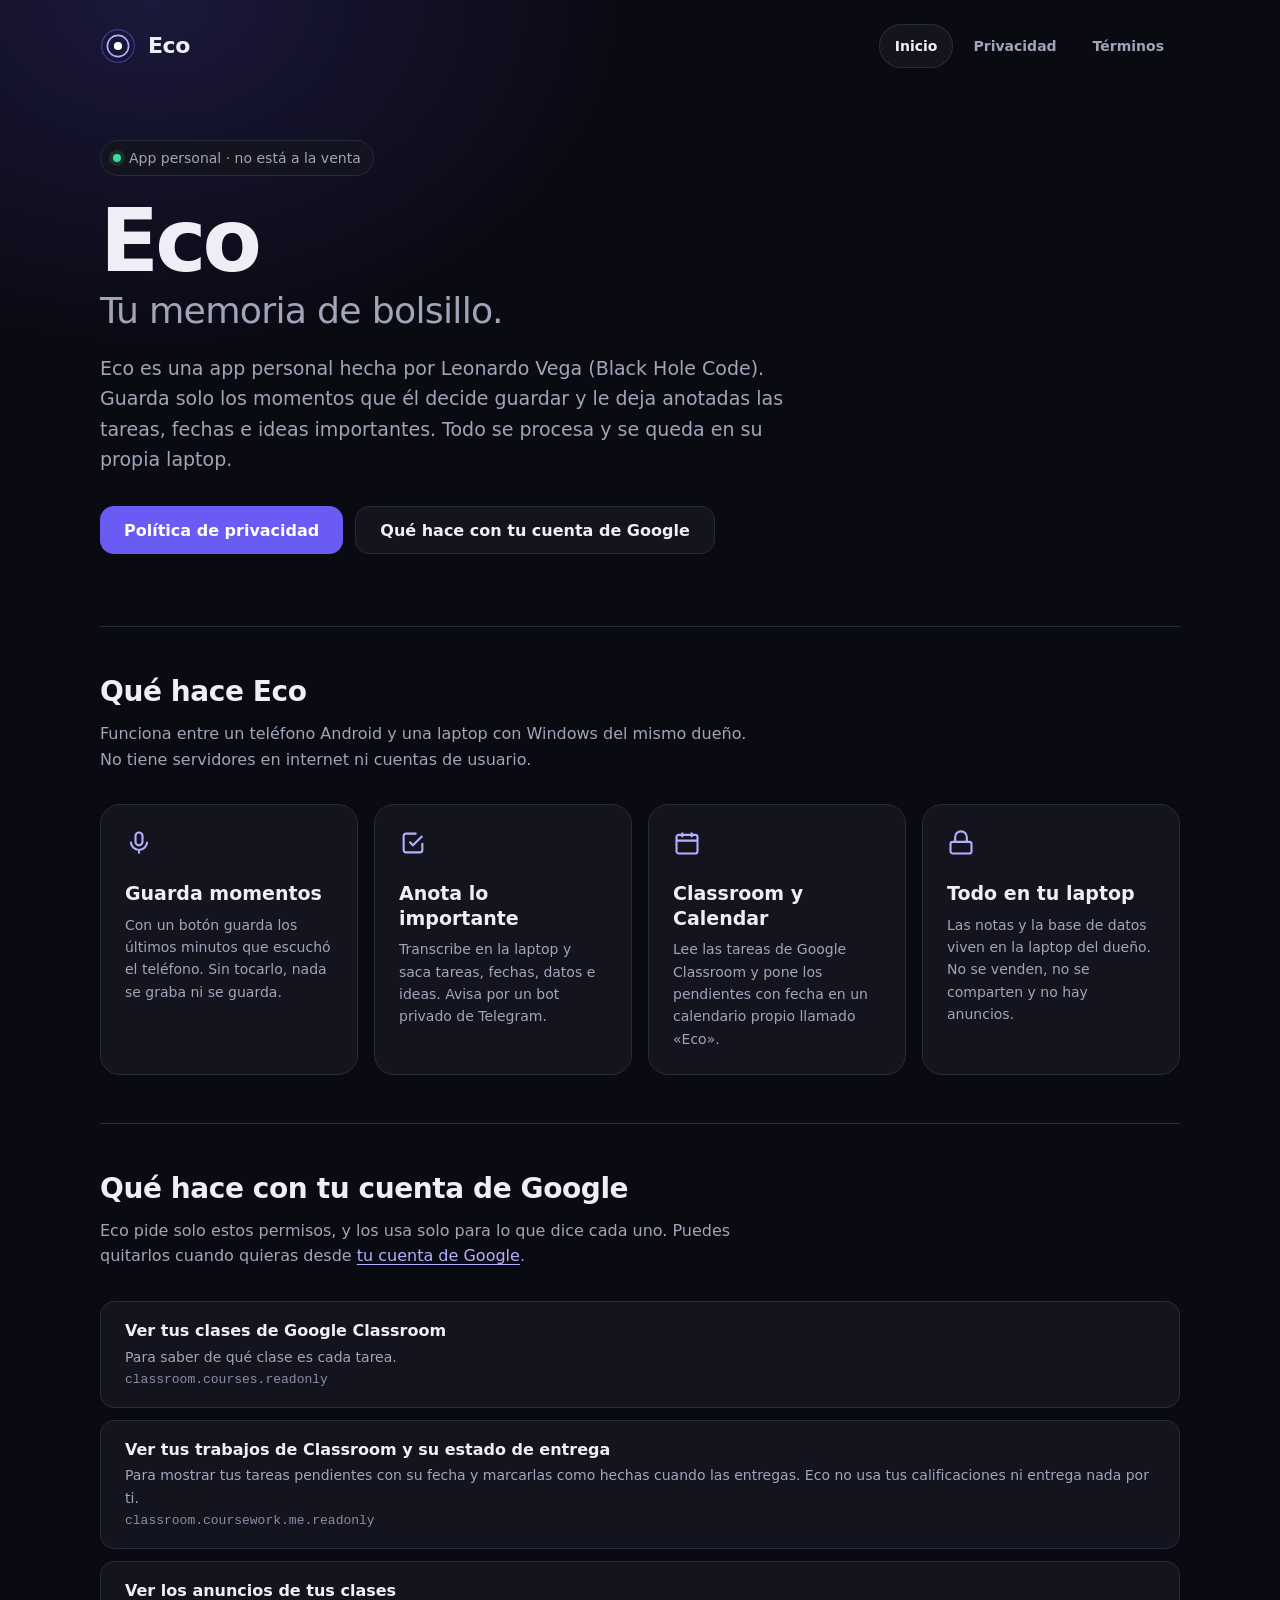
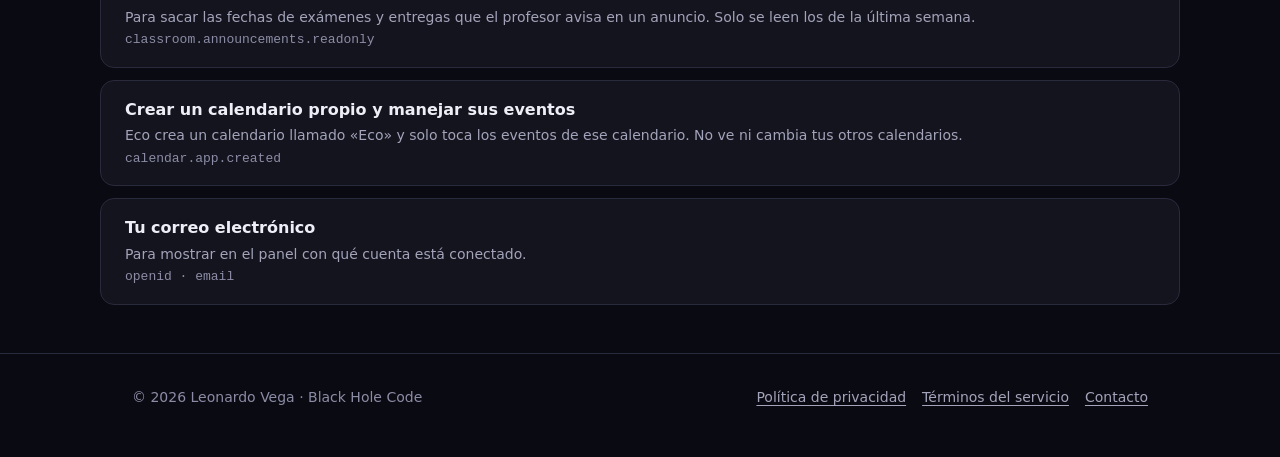
<file: index.html>
<!doctype html>
<html lang="es">
<head>
<meta charset="utf-8">
<meta name="viewport" content="width=device-width, initial-scale=1, viewport-fit=cover">
<meta name="color-scheme" content="dark">
<meta name="theme-color" content="#0A0A12">
<title>Eco · tu memoria de bolsillo</title>
<meta name="description" content="Eco es una app personal de Leonardo Vega (Black Hole Code) que anota tareas, fechas e ideas de los momentos que él decide guardar, y las organiza en su propia laptop.">
<link rel="icon" href="data:image/svg+xml,%3Csvg xmlns='http://www.w3.org/2000/svg' viewBox='0 0 32 32'%3E%3Crect width='32' height='32' rx='8' fill='%23100D24'/%3E%3Ccircle cx='16' cy='16' r='11' fill='none' stroke='%236B5BF5' stroke-opacity='.45' stroke-width='1.6'/%3E%3Ccircle cx='16' cy='16' r='7' fill='none' stroke='%23B8AEFF' stroke-width='1.8'/%3E%3Ccircle cx='16' cy='16' r='3' fill='%23fff'/%3E%3C/svg%3E">
<link rel="stylesheet" href="estilo.css">
</head>
<body>
<a class="saltar" href="#contenido">Ir al contenido</a>

<header class="envoltura cabecera">
  <a class="marca" href="./" aria-label="Eco, inicio">
    <svg viewBox="0 0 44 44" aria-hidden="true"><circle cx="22" cy="22" r="20" fill="none" stroke="#6B5BF5" stroke-opacity=".45" stroke-width="1.6"/><circle cx="22" cy="22" r="13" fill="none" stroke="#B8AEFF" stroke-width="2"/><circle cx="22" cy="22" r="5" fill="#fff"/></svg>
    Eco
  </a>
  <nav class="nav" aria-label="Principal">
    <a href="./" aria-current="page">Inicio</a>
    <a href="privacidad.html">Privacidad</a>
    <a href="terminos.html">Términos</a>
  </nav>
</header>

<main id="contenido">
  <section class="envoltura portada" aria-labelledby="titulo">
    <span class="etiqueta">App personal · no está a la venta</span>
    <h1 id="titulo">Eco<span>Tu memoria de bolsillo.</span></h1>
    <p>Eco es una app personal hecha por Leonardo Vega (Black Hole Code). Guarda solo los momentos que él decide guardar y le deja anotadas las tareas, fechas e ideas importantes. Todo se procesa y se queda en su propia laptop.</p>
    <div class="acciones">
      <a class="boton principal" href="privacidad.html">Política de privacidad</a>
      <a class="boton secundario" href="#google">Qué hace con tu cuenta de Google</a>
    </div>
  </section>

  <section class="envoltura seccion" aria-labelledby="que-hace">
    <h2 id="que-hace">Qué hace Eco</h2>
    <p>Funciona entre un teléfono Android y una laptop con Windows del mismo dueño. No tiene servidores en internet ni cuentas de usuario.</p>
    <div class="tarjetas">
      <article class="tarjeta">
        <svg viewBox="0 0 24 24" fill="none" stroke="currentColor" stroke-width="1.8" aria-hidden="true"><rect x="9" y="3" width="6" height="11" rx="3"/><path d="M5 11a7 7 0 0 0 14 0M12 18v3"/></svg>
        <h3>Guarda momentos</h3>
        <p>Con un botón guarda los últimos minutos que escuchó el teléfono. Sin tocarlo, nada se graba ni se guarda.</p>
      </article>
      <article class="tarjeta">
        <svg viewBox="0 0 24 24" fill="none" stroke="currentColor" stroke-width="1.8" aria-hidden="true"><path d="M9 11l3 3 8-8"/><path d="M20 12v6a2 2 0 0 1-2 2H6a2 2 0 0 1-2-2V6a2 2 0 0 1 2-2h9"/></svg>
        <h3>Anota lo importante</h3>
        <p>Transcribe en la laptop y saca tareas, fechas, datos e ideas. Avisa por un bot privado de Telegram.</p>
      </article>
      <article class="tarjeta">
        <svg viewBox="0 0 24 24" fill="none" stroke="currentColor" stroke-width="1.8" aria-hidden="true"><rect x="3" y="5" width="18" height="16" rx="2"/><path d="M3 10h18M8 3v4M16 3v4"/></svg>
        <h3>Classroom y Calendar</h3>
        <p>Lee las tareas de Google Classroom y pone los pendientes con fecha en un calendario propio llamado «Eco».</p>
      </article>
      <article class="tarjeta">
        <svg viewBox="0 0 24 24" fill="none" stroke="currentColor" stroke-width="1.8" aria-hidden="true"><rect x="3" y="11" width="18" height="10" rx="2"/><path d="M7 11V7a5 5 0 0 1 10 0v4"/></svg>
        <h3>Todo en tu laptop</h3>
        <p>Las notas y la base de datos viven en la laptop del dueño. No se venden, no se comparten y no hay anuncios.</p>
      </article>
    </div>
  </section>

  <section class="envoltura seccion" id="google" aria-labelledby="titulo-google">
    <h2 id="titulo-google">Qué hace con tu cuenta de Google</h2>
    <p>Eco pide solo estos permisos, y los usa solo para lo que dice cada uno. Puedes quitarlos cuando quieras desde <a href="https://myaccount.google.com/permissions">tu cuenta de Google</a>.</p>
    <ul class="permisos">
      <li><strong>Ver tus clases de Google Classroom</strong><span>Para saber de qué clase es cada tarea.</span><code>classroom.courses.readonly</code></li>
      <li><strong>Ver tus trabajos de Classroom y su estado de entrega</strong><span>Para mostrar tus tareas pendientes con su fecha y marcarlas como hechas cuando las entregas. Eco no usa tus calificaciones ni entrega nada por ti.</span><code>classroom.coursework.me.readonly</code></li>
      <li><strong>Ver los anuncios de tus clases</strong><span>Para sacar las fechas de exámenes y entregas que el profesor avisa en un anuncio. Solo se leen los de la última semana.</span><code>classroom.announcements.readonly</code></li>
      <li><strong>Crear un calendario propio y manejar sus eventos</strong><span>Eco crea un calendario llamado «Eco» y solo toca los eventos de ese calendario. No ve ni cambia tus otros calendarios.</span><code>calendar.app.created</code></li>
      <li><strong>Tu correo electrónico</strong><span>Para mostrar en el panel con qué cuenta está conectado.</span><code>openid · email</code></li>
    </ul>
  </section>
</main>

<footer class="pie">
  <div class="envoltura">
    <span>© 2026 Leonardo Vega · Black Hole Code</span>
    <nav aria-label="Legal">
      <a href="privacidad.html">Política de privacidad</a>
      <a href="terminos.html">Términos del servicio</a>
      <a href="mailto:leonardovega2331@gmail.com">Contacto</a>
    </nav>
  </div>
</footer>
</body>
</html>
</file>
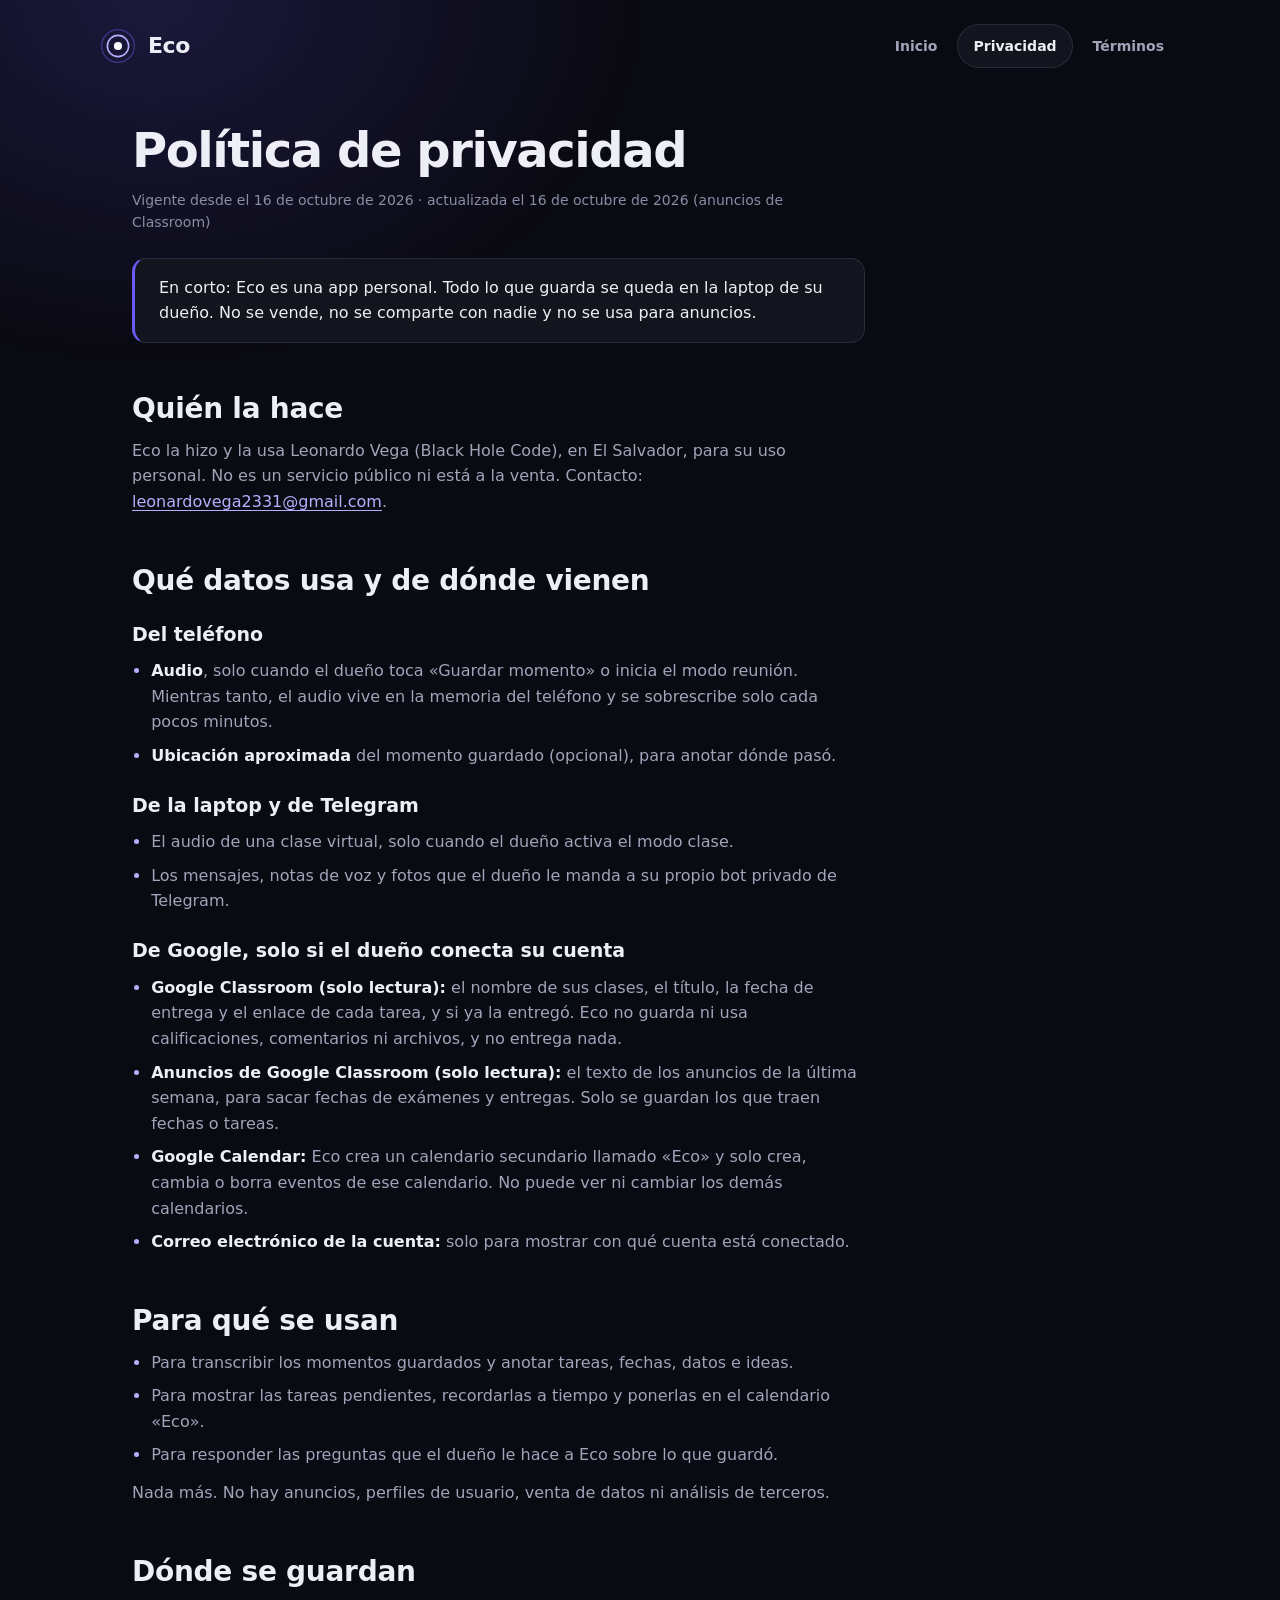
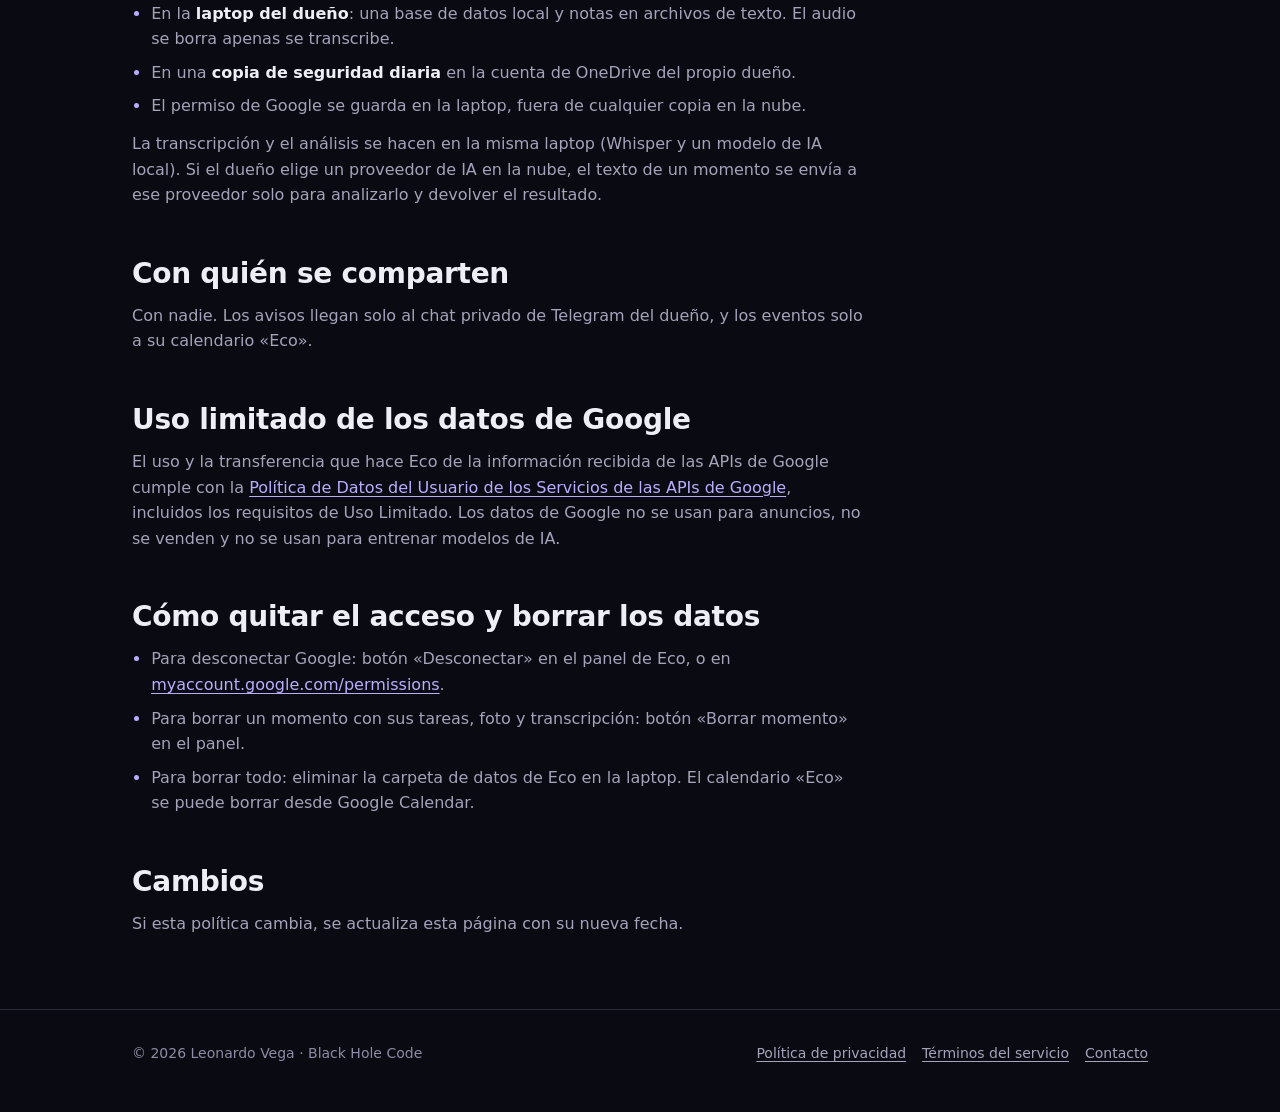
<file: privacidad.html>
<!doctype html>
<html lang="es">
<head>
<meta charset="utf-8">
<meta name="viewport" content="width=device-width, initial-scale=1, viewport-fit=cover">
<meta name="color-scheme" content="dark">
<meta name="theme-color" content="#0A0A12">
<title>Política de privacidad · Eco</title>
<meta name="description" content="Qué datos usa Eco, de dónde vienen, dónde se guardan y cómo borrarlos.">
<link rel="icon" href="data:image/svg+xml,%3Csvg xmlns='http://www.w3.org/2000/svg' viewBox='0 0 32 32'%3E%3Crect width='32' height='32' rx='8' fill='%23100D24'/%3E%3Ccircle cx='16' cy='16' r='11' fill='none' stroke='%236B5BF5' stroke-opacity='.45' stroke-width='1.6'/%3E%3Ccircle cx='16' cy='16' r='7' fill='none' stroke='%23B8AEFF' stroke-width='1.8'/%3E%3Ccircle cx='16' cy='16' r='3' fill='%23fff'/%3E%3C/svg%3E">
<link rel="stylesheet" href="estilo.css">
</head>
<body>
<a class="saltar" href="#contenido">Ir al contenido</a>

<header class="envoltura cabecera">
  <a class="marca" href="./" aria-label="Eco, inicio">
    <svg viewBox="0 0 44 44" aria-hidden="true"><circle cx="22" cy="22" r="20" fill="none" stroke="#6B5BF5" stroke-opacity=".45" stroke-width="1.6"/><circle cx="22" cy="22" r="13" fill="none" stroke="#B8AEFF" stroke-width="2"/><circle cx="22" cy="22" r="5" fill="#fff"/></svg>
    Eco
  </a>
  <nav class="nav" aria-label="Principal">
    <a href="./">Inicio</a>
    <a href="privacidad.html" aria-current="page">Privacidad</a>
    <a href="terminos.html">Términos</a>
  </nav>
</header>

<main id="contenido" class="envoltura">
  <article class="documento">
    <h1>Política de privacidad</h1>
    <p class="fecha">Vigente desde el 16 de octubre de 2026 · actualizada el 16 de octubre de 2026 (anuncios de Classroom)</p>
    <p class="resumen">En corto: Eco es una app personal. Todo lo que guarda se queda en la laptop de su dueño. No se vende, no se comparte con nadie y no se usa para anuncios.</p>

    <h2 id="quien">Quién la hace</h2>
    <p>Eco la hizo y la usa Leonardo Vega (Black Hole Code), en El Salvador, para su uso personal. No es un servicio público ni está a la venta. Contacto: <a href="mailto:leonardovega2331@gmail.com">leonardovega2331@gmail.com</a>.</p>

    <h2 id="que-datos">Qué datos usa y de dónde vienen</h2>
    <h3>Del teléfono</h3>
    <ul>
      <li><strong>Audio</strong>, solo cuando el dueño toca «Guardar momento» o inicia el modo reunión. Mientras tanto, el audio vive en la memoria del teléfono y se sobrescribe solo cada pocos minutos.</li>
      <li><strong>Ubicación aproximada</strong> del momento guardado (opcional), para anotar dónde pasó.</li>
    </ul>
    <h3>De la laptop y de Telegram</h3>
    <ul>
      <li>El audio de una clase virtual, solo cuando el dueño activa el modo clase.</li>
      <li>Los mensajes, notas de voz y fotos que el dueño le manda a su propio bot privado de Telegram.</li>
    </ul>
    <h3>De Google, solo si el dueño conecta su cuenta</h3>
    <ul>
      <li><strong>Google Classroom (solo lectura):</strong> el nombre de sus clases, el título, la fecha de entrega y el enlace de cada tarea, y si ya la entregó. Eco no guarda ni usa calificaciones, comentarios ni archivos, y no entrega nada.</li>
      <li><strong>Anuncios de Google Classroom (solo lectura):</strong> el texto de los anuncios de la última semana, para sacar fechas de exámenes y entregas. Solo se guardan los que traen fechas o tareas.</li>
      <li><strong>Google Calendar:</strong> Eco crea un calendario secundario llamado «Eco» y solo crea, cambia o borra eventos de ese calendario. No puede ver ni cambiar los demás calendarios.</li>
      <li><strong>Correo electrónico de la cuenta:</strong> solo para mostrar con qué cuenta está conectado.</li>
    </ul>

    <h2 id="para-que">Para qué se usan</h2>
    <ul>
      <li>Para transcribir los momentos guardados y anotar tareas, fechas, datos e ideas.</li>
      <li>Para mostrar las tareas pendientes, recordarlas a tiempo y ponerlas en el calendario «Eco».</li>
      <li>Para responder las preguntas que el dueño le hace a Eco sobre lo que guardó.</li>
    </ul>
    <p>Nada más. No hay anuncios, perfiles de usuario, venta de datos ni análisis de terceros.</p>

    <h2 id="donde">Dónde se guardan</h2>
    <ul>
      <li>En la <strong>laptop del dueño</strong>: una base de datos local y notas en archivos de texto. El audio se borra apenas se transcribe.</li>
      <li>En una <strong>copia de seguridad diaria</strong> en la cuenta de OneDrive del propio dueño.</li>
      <li>El permiso de Google se guarda en la laptop, fuera de cualquier copia en la nube.</li>
    </ul>
    <p>La transcripción y el análisis se hacen en la misma laptop (Whisper y un modelo de IA local). Si el dueño elige un proveedor de IA en la nube, el texto de un momento se envía a ese proveedor solo para analizarlo y devolver el resultado.</p>

    <h2 id="compartir">Con quién se comparten</h2>
    <p>Con nadie. Los avisos llegan solo al chat privado de Telegram del dueño, y los eventos solo a su calendario «Eco».</p>

    <h2 id="uso-limitado">Uso limitado de los datos de Google</h2>
    <p>El uso y la transferencia que hace Eco de la información recibida de las APIs de Google cumple con la <a href="https://developers.google.com/terms/api-services-user-data-policy">Política de Datos del Usuario de los Servicios de las APIs de Google</a>, incluidos los requisitos de Uso Limitado. Los datos de Google no se usan para anuncios, no se venden y no se usan para entrenar modelos de IA.</p>

    <h2 id="borrar">Cómo quitar el acceso y borrar los datos</h2>
    <ul>
      <li>Para desconectar Google: botón «Desconectar» en el panel de Eco, o en <a href="https://myaccount.google.com/permissions">myaccount.google.com/permissions</a>.</li>
      <li>Para borrar un momento con sus tareas, foto y transcripción: botón «Borrar momento» en el panel.</li>
      <li>Para borrar todo: eliminar la carpeta de datos de Eco en la laptop. El calendario «Eco» se puede borrar desde Google Calendar.</li>
    </ul>

    <h2 id="cambios">Cambios</h2>
    <p>Si esta política cambia, se actualiza esta página con su nueva fecha.</p>
  </article>
</main>

<footer class="pie">
  <div class="envoltura">
    <span>© 2026 Leonardo Vega · Black Hole Code</span>
    <nav aria-label="Legal">
      <a href="privacidad.html" aria-current="page">Política de privacidad</a>
      <a href="terminos.html">Términos del servicio</a>
      <a href="mailto:leonardovega2331@gmail.com">Contacto</a>
    </nav>
  </div>
</footer>
</body>
</html>
</file>
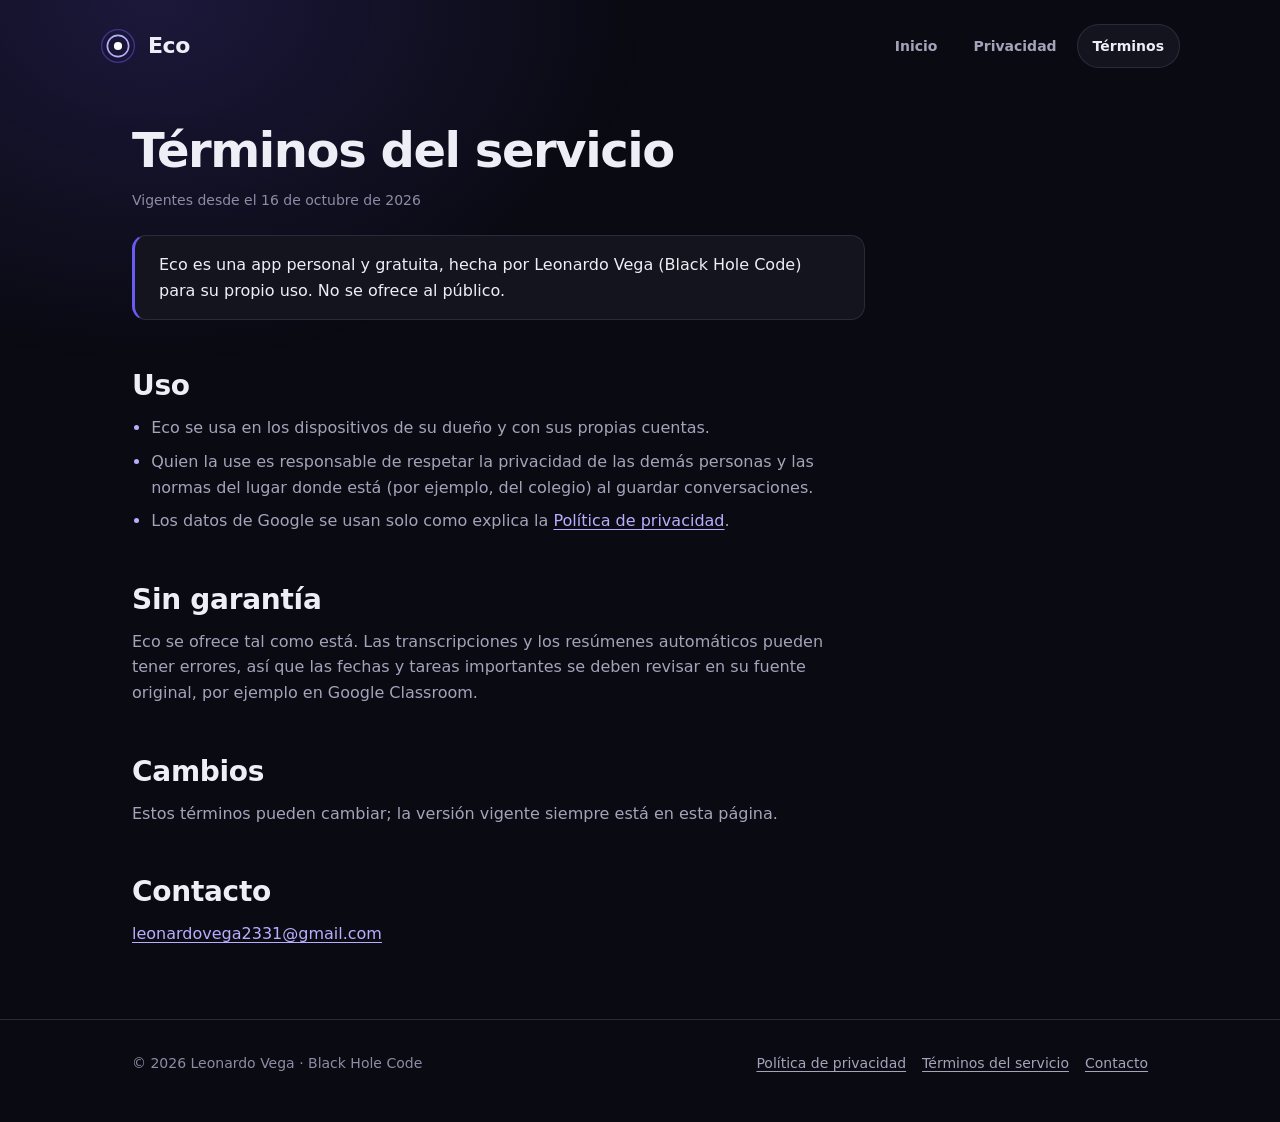
<file: terminos.html>
<!doctype html>
<html lang="es">
<head>
<meta charset="utf-8">
<meta name="viewport" content="width=device-width, initial-scale=1, viewport-fit=cover">
<meta name="color-scheme" content="dark">
<meta name="theme-color" content="#0A0A12">
<title>Términos del servicio · Eco</title>
<meta name="description" content="Condiciones de uso de Eco, una app personal de Leonardo Vega (Black Hole Code).">
<link rel="icon" href="data:image/svg+xml,%3Csvg xmlns='http://www.w3.org/2000/svg' viewBox='0 0 32 32'%3E%3Crect width='32' height='32' rx='8' fill='%23100D24'/%3E%3Ccircle cx='16' cy='16' r='11' fill='none' stroke='%236B5BF5' stroke-opacity='.45' stroke-width='1.6'/%3E%3Ccircle cx='16' cy='16' r='7' fill='none' stroke='%23B8AEFF' stroke-width='1.8'/%3E%3Ccircle cx='16' cy='16' r='3' fill='%23fff'/%3E%3C/svg%3E">
<link rel="stylesheet" href="estilo.css">
</head>
<body>
<a class="saltar" href="#contenido">Ir al contenido</a>

<header class="envoltura cabecera">
  <a class="marca" href="./" aria-label="Eco, inicio">
    <svg viewBox="0 0 44 44" aria-hidden="true"><circle cx="22" cy="22" r="20" fill="none" stroke="#6B5BF5" stroke-opacity=".45" stroke-width="1.6"/><circle cx="22" cy="22" r="13" fill="none" stroke="#B8AEFF" stroke-width="2"/><circle cx="22" cy="22" r="5" fill="#fff"/></svg>
    Eco
  </a>
  <nav class="nav" aria-label="Principal">
    <a href="./">Inicio</a>
    <a href="privacidad.html">Privacidad</a>
    <a href="terminos.html" aria-current="page">Términos</a>
  </nav>
</header>

<main id="contenido" class="envoltura">
  <article class="documento">
    <h1>Términos del servicio</h1>
    <p class="fecha">Vigentes desde el 16 de octubre de 2026</p>
    <p class="resumen">Eco es una app personal y gratuita, hecha por Leonardo Vega (Black Hole Code) para su propio uso. No se ofrece al público.</p>

    <h2 id="uso">Uso</h2>
    <ul>
      <li>Eco se usa en los dispositivos de su dueño y con sus propias cuentas.</li>
      <li>Quien la use es responsable de respetar la privacidad de las demás personas y las normas del lugar donde está (por ejemplo, del colegio) al guardar conversaciones.</li>
      <li>Los datos de Google se usan solo como explica la <a href="privacidad.html">Política de privacidad</a>.</li>
    </ul>

    <h2 id="garantia">Sin garantía</h2>
    <p>Eco se ofrece tal como está. Las transcripciones y los resúmenes automáticos pueden tener errores, así que las fechas y tareas importantes se deben revisar en su fuente original, por ejemplo en Google Classroom.</p>

    <h2 id="cambios">Cambios</h2>
    <p>Estos términos pueden cambiar; la versión vigente siempre está en esta página.</p>

    <h2 id="contacto">Contacto</h2>
    <p><a href="mailto:leonardovega2331@gmail.com">leonardovega2331@gmail.com</a></p>
  </article>
</main>

<footer class="pie">
  <div class="envoltura">
    <span>© 2026 Leonardo Vega · Black Hole Code</span>
    <nav aria-label="Legal">
      <a href="privacidad.html">Política de privacidad</a>
      <a href="terminos.html" aria-current="page">Términos del servicio</a>
      <a href="mailto:leonardovega2331@gmail.com">Contacto</a>
    </nav>
  </div>
</footer>
</body>
</html>
</file>
<file: estilo.css>
/* Eco · página pública. Misma paleta que la app y el panel. */
:root {
  --void: #0A0A12;
  --surface: #14141F;
  --surface-2: #1C1C2A;
  --line: #2A2A3D;
  --text: #EEEEF6;
  --muted: #A3A3BA;
  --faint: #8C8CA6;
  --violet: #6B5BF5;
  --violet-deep: #4A3BD6;
  --violet-soft: #B8AEFF;
  --live: #3DDC97;

  --display: "Segoe UI Variable Display", "Segoe UI Variable", "Segoe UI", system-ui, -apple-system, Roboto, sans-serif;
  --body: "Segoe UI Variable Text", "Segoe UI Variable", "Segoe UI", system-ui, -apple-system, Roboto, sans-serif;

  --s1: 4px; --s2: 8px; --s3: 12px; --s4: 16px; --s5: 24px; --s6: 32px; --s7: 48px; --s8: 72px;
  --r-md: 14px; --r-lg: 20px;
  --t-sm: 0.875rem;
  --t-md: 1rem;
  --t-lg: clamp(1.0625rem, 1rem + 0.3vw, 1.1875rem);
  --t-xl: clamp(1.375rem, 1.2rem + 0.8vw, 1.75rem);
  --t-hero: clamp(3rem, 2.2rem + 4vw, 5.5rem);
  --ancho: 1080px;
}

* { box-sizing: border-box; }
html { -webkit-text-size-adjust: 100%; scroll-behavior: smooth; }
@media (prefers-reduced-motion: reduce) { html { scroll-behavior: auto; } }
body {
  margin: 0; min-height: 100vh;
  background: var(--void); color: var(--text);
  font: 400 var(--t-md)/1.6 var(--body);
}
body::before {
  content: ""; position: fixed; inset: 0 0 auto 0; height: 520px; pointer-events: none; z-index: 0;
  background: radial-gradient(55% 100% at 12% 0%, rgba(107, 91, 245, 0.18), transparent 70%);
}
a { color: var(--violet-soft); text-underline-offset: 3px; }
a:hover { color: #fff; }
:focus-visible { outline: 2px solid var(--violet-soft); outline-offset: 3px; border-radius: 6px; }
.saltar { position: absolute; left: var(--s4); top: -60px; z-index: 10; padding: var(--s2) var(--s4); border-radius: 8px; background: var(--violet); color: #fff; }
.saltar:focus { top: var(--s4); }

.envoltura { position: relative; z-index: 1; max-width: var(--ancho); margin: 0 auto; padding: 0 var(--s4); }
@media (min-width: 720px) { .envoltura { padding: 0 var(--s6); } }

/* ── Encabezado ── */
.cabecera { display: flex; align-items: center; justify-content: space-between; gap: var(--s4); padding: var(--s5) 0; flex-wrap: wrap; }
.marca { display: inline-flex; align-items: center; gap: var(--s3); color: var(--text); text-decoration: none; font: 600 1.375rem/1 var(--display); letter-spacing: -0.02em; }
.marca svg { width: 36px; height: 36px; flex: none; }
.nav { display: flex; gap: var(--s1); flex-wrap: wrap; }
.nav a {
  display: inline-flex; align-items: center; min-height: 44px; padding: 0 var(--s4); border-radius: 999px;
  color: var(--muted); text-decoration: none; font-size: var(--t-sm); font-weight: 600;
  transition: color .15s, background-color .15s;
}
.nav a:hover { color: var(--text); background: var(--surface-2); }
.nav a[aria-current="page"] { color: var(--text); background: var(--surface); box-shadow: inset 0 0 0 1px var(--line); }

/* ── Portada ── */
.portada { padding: var(--s7) 0 var(--s8); }
.etiqueta {
  display: inline-flex; align-items: center; gap: var(--s2); padding: 6px 12px; border-radius: 999px;
  background: var(--surface); border: 1px solid var(--line); color: var(--muted); font-size: var(--t-sm);
}
.etiqueta::before { content: ""; width: 8px; height: 8px; border-radius: 50%; background: var(--live); box-shadow: 0 0 0 4px rgba(61, 220, 151, 0.14); }
.portada h1 { margin: var(--s5) 0 0; font: 600 var(--t-hero)/0.95 var(--display); letter-spacing: -0.045em; }
.portada h1 span { display: block; color: var(--muted); font-weight: 400; font-size: 0.42em; letter-spacing: -0.02em; margin-top: var(--s3); }
.portada p { max-width: 58ch; margin: var(--s5) 0 0; color: var(--muted); font-size: var(--t-lg); }
.acciones { display: flex; flex-wrap: wrap; gap: var(--s3); margin-top: var(--s6); }
.boton {
  display: inline-flex; align-items: center; justify-content: center; min-height: 48px; padding: 0 var(--s5);
  border-radius: var(--r-md); font-weight: 600; text-decoration: none; transition: background-color .15s, border-color .15s;
}
.boton.principal { background: var(--violet); color: #fff; }
.boton.principal:hover { background: var(--violet-deep); color: #fff; }
.boton.secundario { color: var(--text); border: 1px solid var(--line); background: var(--surface); }
.boton.secundario:hover { border-color: var(--violet); }

/* ── Secciones ── */
.seccion { padding: var(--s7) 0; border-top: 1px solid var(--line); }
.seccion h2 { margin: 0; font: 600 var(--t-xl)/1.2 var(--display); letter-spacing: -0.015em; }
.seccion > p { max-width: 64ch; margin: var(--s3) 0 0; color: var(--muted); }
.tarjetas { display: grid; gap: var(--s4); margin-top: var(--s6); grid-template-columns: 1fr; }
@media (min-width: 640px) { .tarjetas { grid-template-columns: repeat(2, 1fr); } }
@media (min-width: 980px) { .tarjetas { grid-template-columns: repeat(4, 1fr); } }
.tarjeta { padding: var(--s5); border-radius: var(--r-lg); background: var(--surface); border: 1px solid var(--line); }
.tarjeta svg { width: 28px; height: 28px; color: var(--violet-soft); }
.tarjeta h3 { margin: var(--s4) 0 0; font: 600 var(--t-lg)/1.3 var(--display); }
.tarjeta p { margin: var(--s2) 0 0; color: var(--muted); font-size: var(--t-sm); }

.permisos { margin: var(--s6) 0 0; padding: 0; list-style: none; display: grid; gap: var(--s3); }
.permisos li { display: grid; gap: 2px; padding: var(--s4) var(--s5); border-radius: var(--r-md); background: var(--surface); border: 1px solid var(--line); }
.permisos strong { font-weight: 600; }
.permisos span { color: var(--muted); font-size: var(--t-sm); }
.permisos code { font-size: 0.8125rem; color: var(--faint); overflow-wrap: anywhere; }

/* ── Documentos (privacidad y términos) ── */
.documento { max-width: 72ch; padding: var(--s6) 0 var(--s8); }
.documento h1 { margin: 0; font: 600 clamp(2rem, 1.6rem + 2vw, 3rem)/1.1 var(--display); letter-spacing: -0.03em; }
.documento .fecha { margin: var(--s3) 0 0; color: var(--faint); font-size: var(--t-sm); }
.documento .resumen { margin: var(--s5) 0 0; padding: var(--s4) var(--s5); border-radius: var(--r-md); background: var(--surface); border: 1px solid var(--line); border-left: 3px solid var(--violet); color: var(--text); }
.documento h2 { margin: var(--s7) 0 0; font: 600 var(--t-xl)/1.25 var(--display); letter-spacing: -0.01em; scroll-margin-top: var(--s5); }
.documento h3 { margin: var(--s5) 0 0; font: 600 var(--t-lg)/1.3 var(--display); }
.documento p, .documento li { color: var(--muted); }
.documento p { margin: var(--s3) 0 0; }
.documento ul { margin: var(--s3) 0 0; padding-left: 1.2em; }
.documento li + li { margin-top: var(--s2); }
.documento li::marker { color: var(--violet-soft); }
.documento strong { color: var(--text); font-weight: 600; }

/* ── Pie ── */
.pie { padding: var(--s6) 0 var(--s7); border-top: 1px solid var(--line); color: var(--faint); font-size: var(--t-sm); }
.pie .envoltura { display: flex; flex-wrap: wrap; gap: var(--s3) var(--s5); justify-content: space-between; }
.pie nav { display: flex; flex-wrap: wrap; gap: var(--s4); }
.pie a { color: var(--muted); }
</file>
